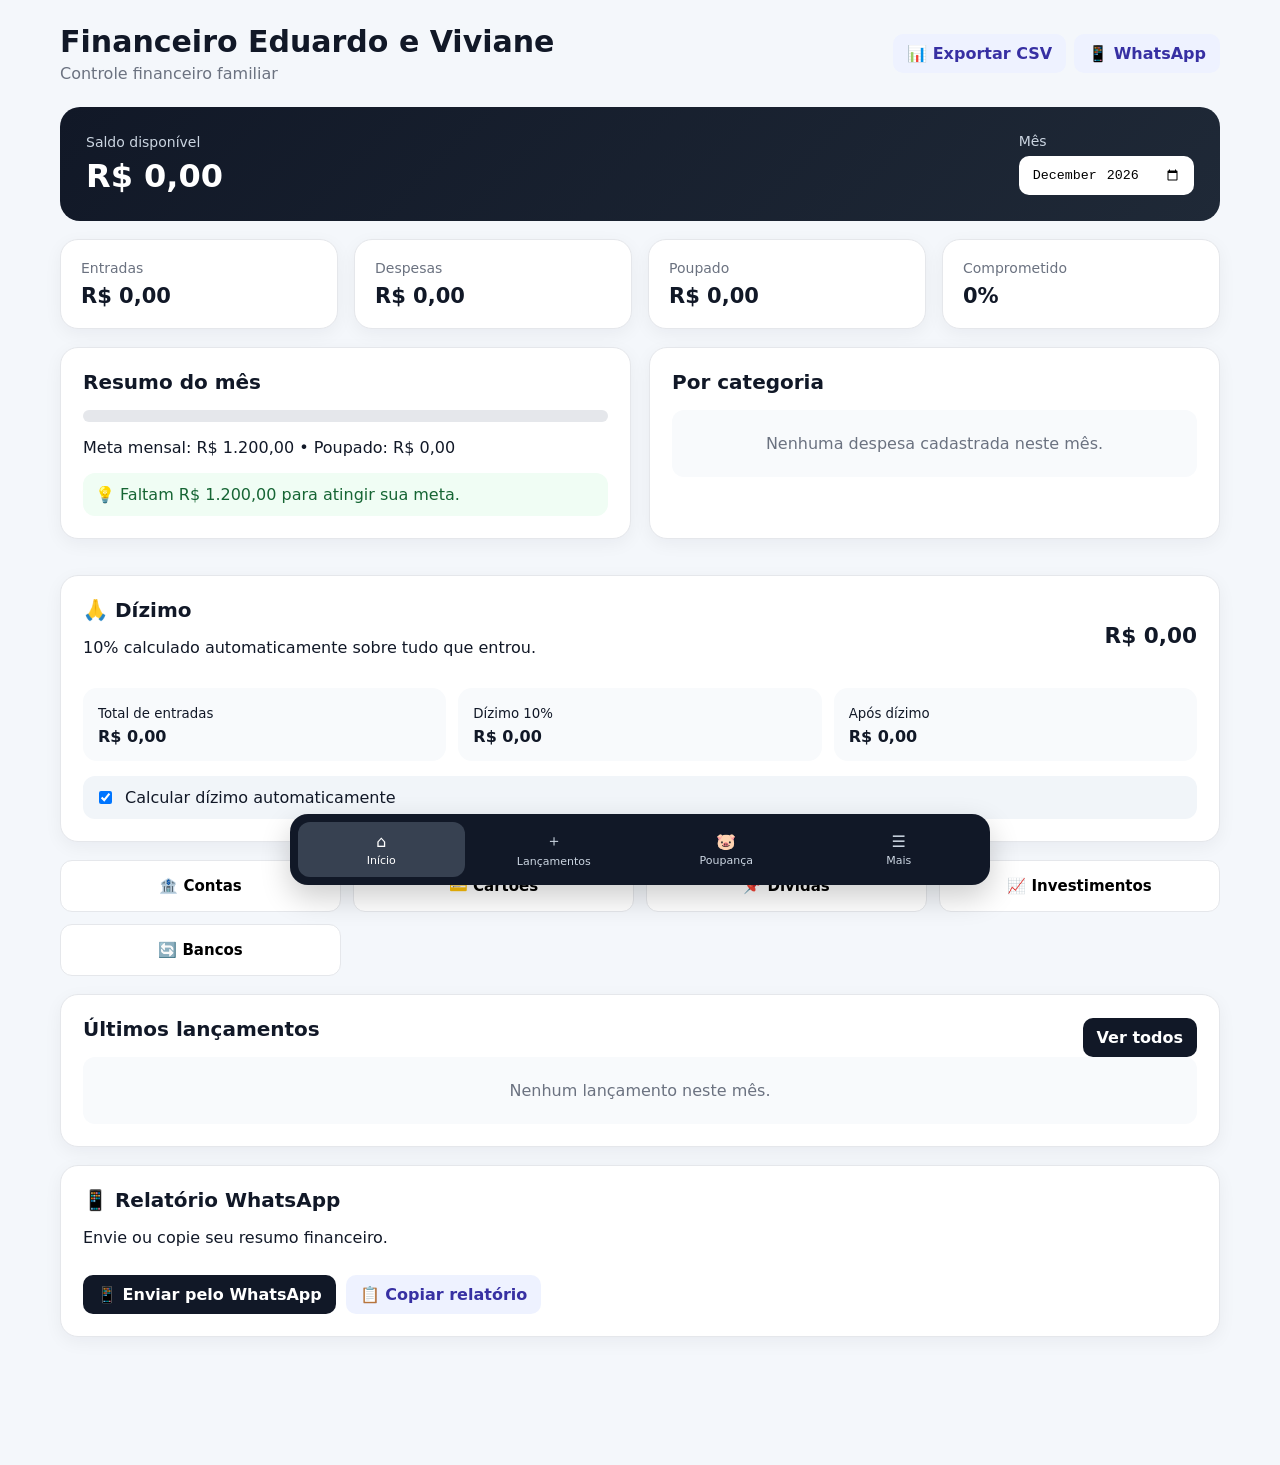
<file: index.html>
<!doctype html>
<html lang="pt-BR">

<head>

  <meta charset="utf-8">

  <meta
    name="viewport"
    content="width=device-width, initial-scale=1"
  >

  <meta
    name="theme-color"
    content="#111827"
  >

  <meta
    name="description"
    content="Financeiro Eduardo e Viviane - Gerenciador financeiro pessoal"
  >

  <title>Financeiro Eduardo e Viviane</title>

  <link
    rel="stylesheet"
    href="styles.css"
  >

</head>


<body>


<div class="app">


  <!-- =====================================================
       CABEÇALHO
  ====================================================== -->

  <header>

    <div>

      <h1>
        Financeiro Eduardo e Viviane
      </h1>

      <p>
        Controle financeiro familiar
      </p>

    </div>


    <div
      style="
        display:flex;
        gap:8px;
        flex-wrap:wrap;
      "
    >

      <button
        id="exportBtn"
        class="ghost"
        type="button"
      >
        📊 Exportar CSV
      </button>


      <button
        id="whatsappTopBtn"
        class="ghost"
        type="button"
      >
        📱 WhatsApp
      </button>

    </div>

  </header>



  <!-- =====================================================
       CONTEÚDO
  ====================================================== -->

  <main>


    <!-- ===================================================
         DASHBOARD
    ==================================================== -->

    <section
      id="dashboard"
      class="page active"
    >


      <!-- SALDO -->

      <div class="hero">

        <div>

          <span>
            Saldo disponível
          </span>

          <strong id="saldo">
            R$ 0,00
          </strong>

        </div>


        <div>

          <label for="monthFilter">
            Mês
          </label>

          <input
            id="monthFilter"
            type="month"
          >

        </div>

      </div>



      <!-- CARDS -->

      <div class="cards">


        <article>

          <span>
            Entradas
          </span>

          <b id="entradas">
            R$ 0,00
          </b>

        </article>


        <article>

          <span>
            Despesas
          </span>

          <b id="despesas">
            R$ 0,00
          </b>

        </article>


        <article>

          <span>
            Poupado
          </span>

          <b id="poupado">
            R$ 0,00
          </b>

        </article>


        <article>

          <span>
            Comprometido
          </span>

          <b id="comprometido">
            0%
          </b>

        </article>


      </div>



      <!-- RESUMO -->

      <div class="grid">


        <div class="panel">

          <h2>
            Resumo do mês
          </h2>


          <div class="bar">

            <i id="saveBar"></i>

          </div>


          <p id="saveText">
            Meta mensal:
            R$ 1.200,00
            •
            Poupado:
            R$ 0,00
          </p>


          <div
            id="insight"
            class="insight"
          ></div>

        </div>



        <!-- CATEGORIAS -->

        <div class="panel">

          <h2>
            Por categoria
          </h2>


          <div
            id="categories"
          ></div>

        </div>


      </div>



      <!-- DÍZIMO -->

      <div
        id="tithePanel"
        class="panel"
      ></div>



      <!-- ATALHOS -->

      <div class="quick-grid">


        <button
          type="button"
          data-page="contas"
        >
          🏦 Contas
        </button>


        <button
          type="button"
          data-page="cartoes"
        >
          💳 Cartões
        </button>


        <button
          type="button"
          data-page="dividas"
        >
          📌 Dívidas
        </button>


        <button
          type="button"
          data-page="investimentos"
        >
          📈 Investimentos
        </button>


        <button
          type="button"
          data-page="openfinance"
        >
          🔄 Bancos
        </button>


      </div>



      <!-- ÚLTIMOS LANÇAMENTOS -->

      <div class="panel">


        <div class="panel-head">

          <h2>
            Últimos lançamentos
          </h2>


          <button
            class="primary"
            type="button"
            data-page="lancamentos"
          >
            Ver todos
          </button>

        </div>


        <div
          id="recent"
          class="list"
        ></div>


      </div>



      <!-- WHATSAPP -->

      <div class="panel">


        <div class="panel-head">

          <div>

            <h2>
              📱 Relatório WhatsApp
            </h2>

            <p>
              Envie ou copie seu resumo financeiro.
            </p>

          </div>

        </div>


        <div
          style="
            display:flex;
            gap:10px;
            flex-wrap:wrap;
            margin-top:12px;
          "
        >

          <button
            id="whatsappSendBtn"
            type="button"
            class="primary"
          >
            📱 Enviar pelo WhatsApp
          </button>


          <button
            id="whatsappCopyBtn"
            type="button"
            class="ghost"
          >
            📋 Copiar relatório
          </button>

        </div>


      </div>


    </section>



    <!-- ===================================================
         LANÇAMENTOS
    ==================================================== -->

    <section
      id="lancamentos"
      class="page"
    >

      <div class="panel">


        <div class="panel-head">

          <h2>
            Lançamentos
          </h2>


          <div>

            <button
              class="primary"
              type="button"
              id="newEntry"
            >
              + Entrada
            </button>


            <button
              class="danger"
              type="button"
              id="newExpense"
            >
              + Despesa
            </button>

          </div>

        </div>


        <div
          id="allList"
          class="list"
        ></div>


      </div>

    </section>



    <!-- ===================================================
         POUPANÇA
    ==================================================== -->

    <section
      id="poupanca"
      class="page"
    >

      <div class="panel">


        <h2>
          🐷 Poupança
        </h2>


        <div class="goal">


          <div>

            <span>
              Meta mensal
            </span>

            <strong>
              R$ 1.200,00
            </strong>

          </div>


          <div>

            <span>
              Acumulado
            </span>

            <strong id="savingTotal">
              R$ 0,00
            </strong>

          </div>


        </div>


        <div class="bar big">

          <i id="goalBar"></i>

        </div>


        <p id="goalPercent">
          0% da meta atingida
        </p>


        <button
          class="primary"
          type="button"
          id="addSaving"
        >
          + Registrar poupança
        </button>


      </div>

    </section>



    <!-- ===================================================
         METAS
    ==================================================== -->

    <section
      id="metas"
      class="page"
    >

      <div class="panel">


        <div class="panel-head">

          <h2>
            🎯 Metas financeiras
          </h2>


          <button
            class="primary"
            type="button"
            id="addGoal"
          >
            + Nova meta
          </button>

        </div>


        <div
          id="goals"
          class="goal-list"
        ></div>


      </div>

    </section>



    <!-- ===================================================
         CONTAS
    ==================================================== -->

    <section
      id="contas"
      class="page"
    >

      <div class="panel">


        <div class="panel-head">

          <h2>
            🏦 Contas bancárias
          </h2>


          <button
            class="primary"
            type="button"
            id="addAccount"
          >
            + Nova conta
          </button>

        </div>


        <div
          id="accounts"
          class="entity-list"
        ></div>


      </div>

    </section>



    <!-- ===================================================
         CARTÕES
    ==================================================== -->

    <section
      id="cartoes"
      class="page"
    >

      <div class="panel">


        <div class="panel-head">

          <h2>
            💳 Cartões
          </h2>


          <button
            class="primary"
            type="button"
            id="addCard"
          >
            + Novo cartão
          </button>

        </div>


        <div
          id="cardsList"
          class="entity-list"
        ></div>


      </div>

    </section>



    <!-- ===================================================
         DÍVIDAS
    ==================================================== -->

    <section
      id="dividas"
      class="page"
    >

      <div class="panel">


        <div class="panel-head">

          <h2>
            📌 Dívidas
          </h2>


          <button
            class="primary"
            type="button"
            id="addDebt"
          >
            + Nova dívida
          </button>

        </div>


        <div
          id="debtsList"
          class="entity-list"
        ></div>


      </div>

    </section>



    <!-- ===================================================
         INVESTIMENTOS
    ==================================================== -->

    <section
      id="investimentos"
      class="page"
    >

      <div class="panel">


        <div class="panel-head">

          <h2>
            📈 Investimentos
          </h2>


          <button
            class="primary"
            type="button"
            id="addInvestment"
          >
            + Novo investimento
          </button>

        </div>


        <div
          id="investmentsList"
          class="entity-list"
        ></div>


      </div>

    </section>



    <!-- ===================================================
         ORÇAMENTO
    ==================================================== -->

    <section
      id="orcamento"
      class="page"
    >

      <div class="panel">


        <div class="panel-head">

          <h2>
            📊 Orçamento mensal
          </h2>


          <button
            class="primary"
            type="button"
            id="setBudget"
          >
            + Definir orçamento
          </button>

        </div>


        <div
          id="budgetList"
          class="entity-list"
        ></div>


      </div>

    </section>



    <!-- ===================================================
         OPEN FINANCE
    ==================================================== -->

    <section
      id="openfinance"
      class="page"
    >

      <div class="panel">


        <div class="panel-head">

          <div>

            <h2>
              🏦 Bancos e cartões
            </h2>

            <p>
              Financeiro Eduardo e Viviane
            </p>

          </div>

          <span
            style="
              padding:7px 12px;
              border-radius:20px;
              background:#ecfdf5;
              color:#047857;
              font-size:.8rem;
              font-weight:700;
            "
          >
            Open Finance
          </span>

        </div>



        <!-- USUÁRIOS -->

        <div class="cards">


          <article>

            <span>
              👤 Usuário
            </span>

            <b>
              Eduardo
            </b>

            <small>
              eduardoalbertonsantos@gmail.com
            </small>

          </article>


          <article>

            <span>
              👤 Usuária
            </span>

            <b>
              Viviane
            </b>

            <small>
              vivicarvalho21@hotmail.com
            </small>

          </article>


        </div>



        <!-- BANCOS -->

        <h3
          style="
            margin-top:25px;
          "
        >
          🏦 Bancos
        </h3>


        <div
          class="entity-list"
          id="openFinanceBanks"
        >


          <div class="entity-card">

            <div>

              <strong>
                Nubank
              </strong>

              <span>
                Conta bancária
              </span>

            </div>

            <span
              class="status"
              style="
                color:#b45309;
              "
            >
              Aguardando conexão
            </span>

          </div>


          <div class="entity-card">

            <div>

              <strong>
                Banco do Brasil
              </strong>

              <span>
                Conta bancária
              </span>

            </div>

            <span
              class="status"
              style="
                color:#b45309;
              "
            >
              Aguardando conexão
            </span>

          </div>


          <div class="entity-card">

            <div>

              <strong>
                Santander
              </strong>

              <span>
                Conta bancária
              </span>

            </div>

            <span
              class="status"
              style="
                color:#b45309;
              "
            >
              Aguardando conexão
            </span>

          </div>


        </div>



        <!-- CARTÕES -->

        <h3
          style="
            margin-top:25px;
          "
        >
          💳 Cartões
        </h3>


        <div
          class="entity-list"
        >


          <div class="entity-card">

            <div>

              <strong>
                Nubank
              </strong>

              <span>
                Cartão de crédito
              </span>

            </div>

            <span
              class="status"
              style="
                color:#b45309;
              "
            >
              Aguardando conexão
            </span>

          </div>


          <div class="entity-card">

            <div>

              <strong>
                Banco do Brasil
              </strong>

              <span>
                Cartão de crédito
              </span>

            </div>

            <span
              class="status"
              style="
                color:#b45309;
              "
            >
              Aguardando conexão
            </span>

          </div>


          <div class="entity-card">

            <div>

              <strong>
                Santander
              </strong>

              <span>
                Cartão de crédito
              </span>

            </div>

            <span
              class="status"
              style="
                color:#b45309;
              "
            >
              Aguardando conexão
            </span>

          </div>


        </div>



        <!-- SALDO CONSOLIDADO -->

        <div
          style="
            margin-top:25px;
            padding:20px;
            border-radius:16px;
            background:#f8fafc;
          "
        >

          <h3>
            💰 Saldo consolidado
          </h3>

          <strong
            id="openFinanceBalance"
            style="
              display:block;
              font-size:1.8rem;
              margin-top:10px;
            "
          >
            R$ 0,00
          </strong>

          <p
            id="openFinanceStatus"
          >
            Nenhuma conta bancária conectada.
          </p>

        </div>



        <!-- CONECTAR -->

        <div
          style="
            margin-top:15px;
            padding:20px;
            border-radius:16px;
            background:#f8fafc;
          "
        >

          <h3>
            🔐 Conectar banco
          </h3>

          <p>
            A conexão será feita através do Open Finance,
            sem armazenar sua senha bancária no aplicativo.
          </p>


          <button
            type="button"
            class="primary"
            id="connectOpenFinanceBtn"
          >
            🏦 Conectar banco
          </button>


          <button
            type="button"
            class="ghost"
            id="syncOpenFinanceBtn"
            style="
              margin-left:8px;
            "
          >
            🔄 Sincronizar
          </button>


        </div>



        <!-- AVISO -->

        <div
          style="
            margin-top:15px;
            padding:15px;
            border-radius:14px;
            background:#fff7ed;
            color:#9a3412;
          "
        >

          <strong>
            ℹ️ Status da integração
          </strong>

          <p>
            A estrutura do aplicativo está preparada.
            A conexão com contas reais depende da liberação
            da integração de dados reais pela Pluggy.
          </p>

        </div>


      </div>

    </section>



    <!-- ===================================================
         MAIS
    ==================================================== -->

    <section
      id="mais"
      class="page"
    >

      <div class="panel">


        <h2>
          Financeiro Eduardo e Viviane
        </h2>


        <div class="menu-grid">


          <button
            type="button"
            data-page="lancamentos"
          >
            💳 Lançamentos
          </button>


          <button
            type="button"
            data-page="poupanca"
          >
            🐷 Poupança
          </button>


          <button
            type="button"
            data-page="metas"
          >
            🎯 Metas
          </button>


          <button
            type="button"
            data-page="contas"
          >
            🏦 Contas
          </button>


          <button
            type="button"
            data-page="cartoes"
          >
            💳 Cartões
          </button>


          <button
            type="button"
            data-page="openfinance"
          >
            🔄 Bancos e cartões
          </button>


          <button
            type="button"
            data-page="dividas"
          >
            📌 Dívidas
          </button>


          <button
            type="button"
            data-page="investimentos"
          >
            📈 Investimentos
          </button>


          <button
            type="button"
            data-page="orcamento"
          >
            📊 Orçamento
          </button>


          <button
            type="button"
            id="whatsappMoreBtn"
          >
            📱 Relatório WhatsApp
          </button>


          <button
            type="button"
            id="copyMoreBtn"
          >
            📋 Copiar relatório
          </button>


          <button
            type="button"
            id="clearBtn"
          >
            🗑️ Limpar dados
          </button>


        </div>


      </div>

    </section>


  </main>



  <!-- =====================================================
       MENU INFERIOR
  ====================================================== -->

  <nav
    aria-label="Navegação principal"
  >


    <button
      type="button"
      data-page="dashboard"
      class="selected"
    >

      ⌂

      <span>
        Início
      </span>

    </button>


    <button
      type="button"
      data-page="lancamentos"
    >

      ＋

      <span>
        Lançamentos
      </span>

    </button>


    <button
      type="button"
      data-page="poupanca"
    >

      🐷

      <span>
        Poupança
      </span>

    </button>


    <button
      type="button"
      data-page="mais"
    >

      ☰

      <span>
        Mais
      </span>

    </button>


  </nav>


</div>



<!-- =====================================================
     JAVASCRIPT PRINCIPAL
====================================================== -->

<script src="app.js"></script>


<!-- =====================================================
     OPEN FINANCE - CONTROLE DA INTERFACE
====================================================== -->

<script>

(function () {

  "use strict";


  /*
   * =====================================================
   * NOME DO APLICATIVO
   * =====================================================
   */

  document.title =
    "Financeiro Eduardo e Viviane";



  /*
   * =====================================================
   * BOTÃO CONECTAR OPEN FINANCE
   *
   * IMPORTANTE:
   * Não colocar CLIENT_SECRET aqui.
   * O token deverá vir do backend.
   * =====================================================
   */

  const connectButton =
    document.getElementById(
      "connectOpenFinanceBtn"
    );


  if (connectButton) {

    connectButton.addEventListener(
      "click",
      function () {

        const status =
          document.getElementById(
            "openFinanceStatus"
          );


        if (status) {

          status.textContent =
            "🔐 A conexão bancária será iniciada pelo Open Finance quando a integração real estiver liberada.";

        }


        alert(
          "A estrutura do Open Finance já está preparada.\n\n" +
          "A próxima etapa é ligar o Connect Token da Pluggy ao aplicativo."
        );

      }
    );

  }



  /*
   * =====================================================
   * BOTÃO SINCRONIZAR
   * =====================================================
   */

  const syncButton =
    document.getElementById(
      "syncOpenFinanceBtn"
    );


  if (syncButton) {

    syncButton.addEventListener(
      "click",
      function () {

        const status =
          document.getElementById(
            "openFinanceStatus"
          );


        if (status) {

          status.textContent =
            "🔄 Sincronização aguardando conexão bancária.";

        }


        alert(
          "Nenhuma conta bancária está conectada ainda."
        );

      }
    );

  }



  /*
   * =====================================================
   * SALDO CONSOLIDADO INICIAL
   * =====================================================
   */

  const balance =
    document.getElementById(
      "openFinanceBalance"
    );


  if (balance) {

    balance.textContent =
      "R$ 0,00";

  }



  /*
   * =====================================================
   * GARANTE QUE OPEN FINANCE POSSA SER ABERTO
   * =====================================================
   */

  document.addEventListener(
    "click",
    function (event) {

      const button =
        event.target.closest(
          "[data-page='openfinance']"
        );


      if (!button)
        return;


      const page =
        document.getElementById(
          "openfinance"
        );


      if (!page)
        return;


      document
        .querySelectorAll(
          ".page"
        )
        .forEach(function (item) {

          item.classList.remove(
            "active"
          );

        });


      page.classList.add(
        "active"
      );


      window.scrollTo({
        top: 0,
        behavior: "smooth"
      });


    }
  );


})();

</script>


</body>

</html>
</file>
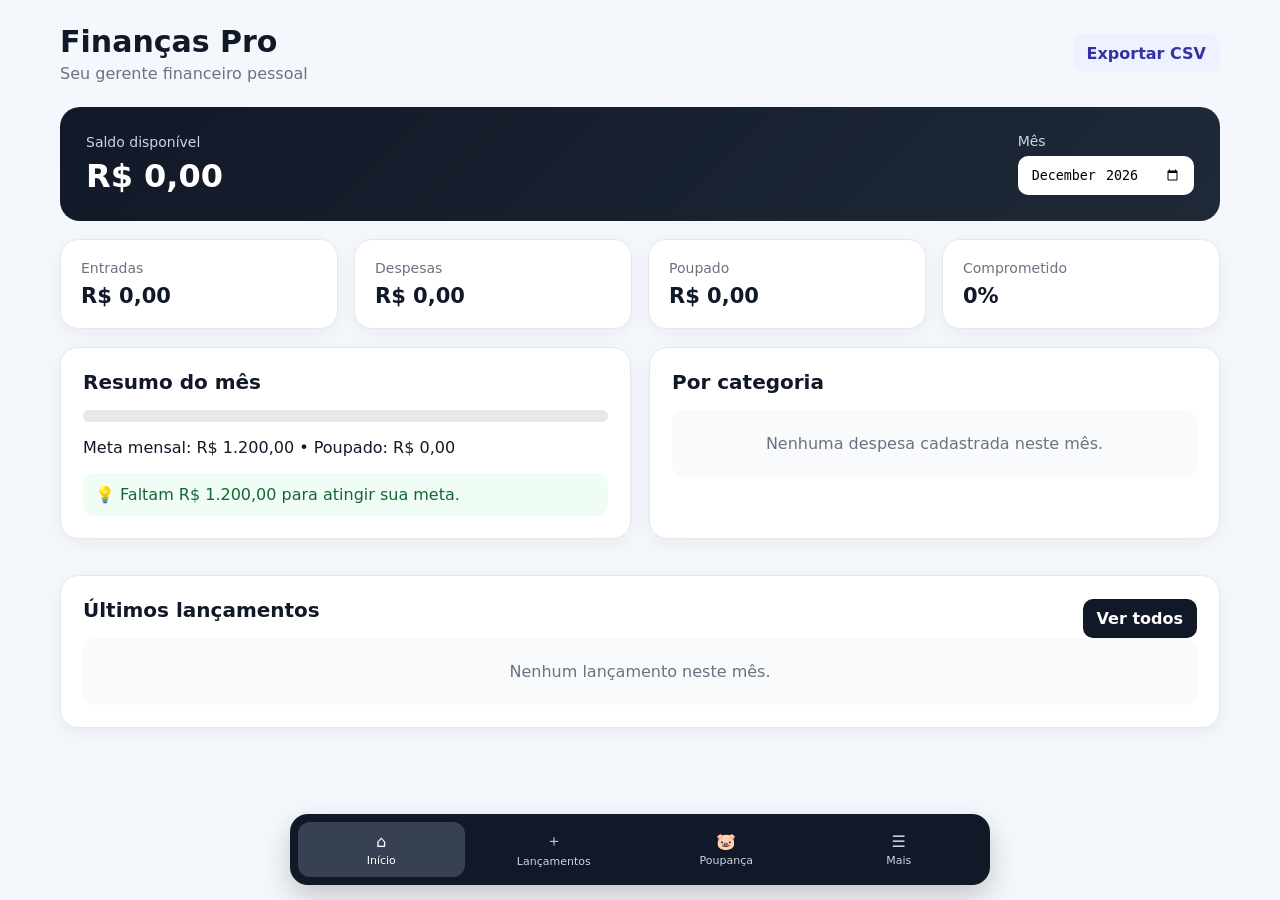
<file: index(1).html>
<!doctype html>
<html lang="pt-BR">
<head>
<meta charset="utf-8">
<meta name="viewport" content="width=device-width,initial-scale=1">
<meta name="theme-color" content="#111827">
<title>Finanças Pro</title>
<link rel="stylesheet" href="styles.css">
</head>
<body>
<div class="app">
<header>
  <div><h1>Finanças Pro</h1><p>Seu gerente financeiro pessoal</p></div>
  <button id="exportBtn" class="ghost">Exportar CSV</button>
</header>
<main>
<section id="dashboard" class="page active">
  <div class="hero">
    <div><span>Saldo disponível</span><strong id="saldo">R$ 0,00</strong></div>
    <div><label>Mês</label><input id="monthFilter" type="month"></div>
  </div>
  <div class="cards">
    <article><span>Entradas</span><b id="entradas">R$ 0,00</b></article>
    <article><span>Despesas</span><b id="despesas">R$ 0,00</b></article>
    <article><span>Poupado</span><b id="poupado">R$ 0,00</b></article>
    <article><span>Comprometido</span><b id="comprometido">0%</b></article>
  </div>
  <div class="grid">
    <div class="panel"><h2>Resumo do mês</h2><div class="bar"><i id="saveBar"></i></div><p id="saveText">Meta de poupança: R$ 1.200,00</p><div id="insight" class="insight"></div></div>
    <div class="panel"><h2>Por categoria</h2><div id="categories"></div></div>
  </div>
  <div class="panel"><div class="panel-head"><h2>Últimos lançamentos</h2><button class="primary" data-page="lancamentos">Ver todos</button></div><div id="recent" class="list"></div></div>
</section>

<section id="lancamentos" class="page">
  <div class="panel"><div class="panel-head"><h2>Lançamentos</h2><div><button class="primary" id="newEntry">+ Entrada</button><button class="danger" id="newExpense">+ Despesa</button></div></div><div id="allList" class="list"></div></div>
</section>

<section id="poupanca" class="page">
  <div class="panel"><h2>Poupança</h2>
    <div class="goal"><div><span>Meta mensal</span><strong id="goalValue">R$ 1.200,00</strong></div><div><span>Acumulado</span><strong id="savingTotal">R$ 0,00</strong></div></div>
    <div class="bar big"><i id="goalBar"></i></div><p id="goalPercent">0% da meta atingida</p>
    <button class="primary" id="addSaving">+ Registrar poupança</button>
  </div>
</section>

<section id="metas" class="page">
  <div class="panel"><div class="panel-head"><h2>Metas financeiras</h2><button class="primary" id="addGoal">+ Nova meta</button></div><div id="goals" class="goal-list"></div></div>
</section>

<section id="mais" class="page">
  <div class="panel"><h2>Gerenciador financeiro</h2>
    <div class="menu-grid">
      <button data-page="lancamentos">💳 Lançamentos</button><button data-page="poupanca">🐷 Poupança</button><button data-page="metas">🎯 Metas</button>
      <button id="budgetBtn">📊 Orçamento</button><button id="debtBtn">📌 Dívidas</button><button id="clearBtn">🗑️ Limpar dados</button>
    </div>
  </div>
</section>
</main>

<nav>
<button data-page="dashboard" class="selected">⌂<span>Início</span></button>
<button data-page="lancamentos">＋<span>Lançamentos</span></button>
<button data-page="poupanca">🐷<span>Poupança</span></button>
<button data-page="mais">☰<span>Mais</span></button>
</nav>
</div>

<div id="modal" class="modal hidden"><div class="modal-box">
<div class="panel-head"><h2 id="modalTitle">Novo lançamento</h2><button id="closeModal">×</button></div>
<form id="form">
<input type="hidden" id="type">
<label>Data<input required type="date" id="date"></label>
<label>Descrição<input required id="desc" placeholder="Ex.: Salário"></label>
<label>Categoria<select id="category"></select></label>
<label>Valor<input required type="number" min="0.01" step="0.01" id="amount"></label>
<label>Forma de pagamento/recebimento<input id="method" placeholder="Pix, débito, crédito..."></label>
<label>Observação<textarea id="note"></textarea></label>
<button class="primary full">Salvar</button>
</form>
</div></div>
<script src="app.js"></script>
</body>
</html>
</file>
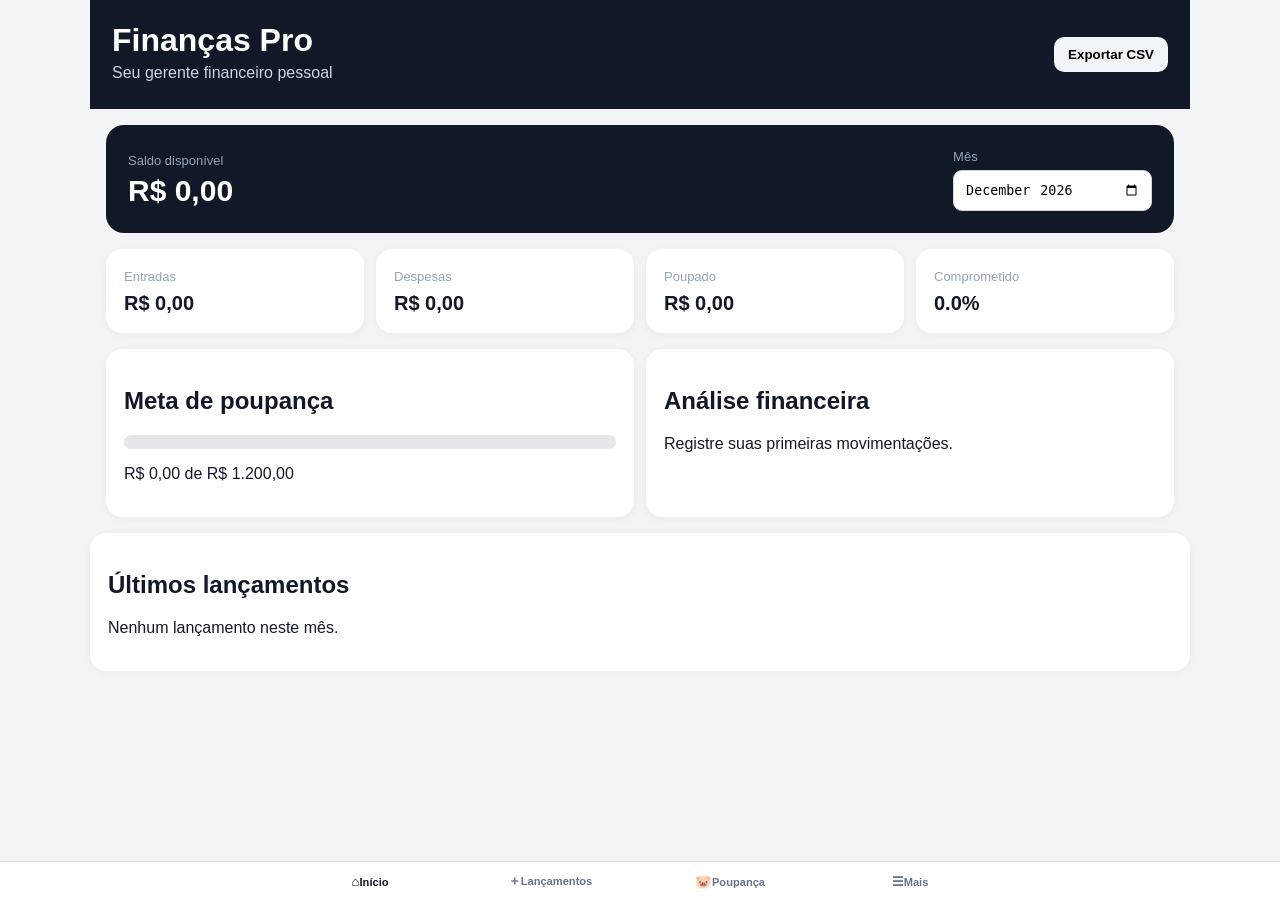
<file: index(2).html>
<!doctype html>
<html lang="pt-BR">
<head>
<meta charset="utf-8">
<meta name="viewport" content="width=device-width,initial-scale=1">
<meta name="theme-color" content="#111827">
<title>Finanças Pro</title>
<style>
*{box-sizing:border-box}body{margin:0;font-family:Arial,sans-serif;background:#f3f4f6;color:#111827}.app{max-width:1100px;margin:auto;padding-bottom:90px}
header{background:#111827;color:#fff;padding:22px;display:flex;justify-content:space-between;align-items:center}header h1{margin:0}header p{margin:5px 0;color:#cbd5e1}
.hero{margin:16px;background:#111827;color:#fff;border-radius:18px;padding:22px;display:flex;justify-content:space-between;gap:15px;align-items:center}.hero strong{font-size:30px;display:block;margin-top:5px}.hero span,.card span,.goal span{color:#94a3b8;font-size:13px}
.cards{display:grid;grid-template-columns:repeat(4,1fr);gap:12px;margin:16px}.card,.panel{background:#fff;border-radius:16px;padding:18px;box-shadow:0 2px 10px #0000000b}.card b{font-size:20px;display:block;margin-top:7px}.grid{display:grid;grid-template-columns:1fr 1fr;gap:12px;margin:16px}
button{border:0;border-radius:10px;padding:10px 14px;font-weight:bold;cursor:pointer}.primary{background:#111827;color:#fff}.danger{background:#dc2626;color:#fff}.light{background:#f1f5f9}.bar{height:14px;background:#e5e7eb;border-radius:99px;overflow:hidden}.bar i{display:block;height:100%;width:0;background:#16a34a}.item{display:flex;justify-content:space-between;padding:12px 0;border-bottom:1px solid #e5e7eb}.in{color:#16a34a}.out{color:#dc2626}.page{display:none}.page.active{display:block}.menu{display:grid;grid-template-columns:repeat(3,1fr);gap:10px}.goal{display:flex;justify-content:space-between;margin:15px 0}.goal strong{display:block;font-size:21px;margin-top:5px}
.modal{position:fixed;inset:0;background:#0008;display:flex;align-items:center;justify-content:center;padding:15px}.box{background:#fff;border-radius:18px;padding:20px;width:min(500px,100%);max-height:90vh;overflow:auto}form{display:grid;gap:12px}input,select,textarea{width:100%;padding:11px;border:1px solid #d1d5db;border-radius:9px;margin-top:5px}textarea{min-height:70px}.hidden{display:none}nav{position:fixed;bottom:0;left:0;right:0;background:#fff;border-top:1px solid #ddd;display:flex;justify-content:center}nav button{flex:1;max-width:180px;background:#fff;color:#64748b}nav .sel{color:#111827}
@media(max-width:700px){.cards{grid-template-columns:1fr 1fr;margin:10px}.grid{grid-template-columns:1fr;margin:10px}.hero{margin:10px}.menu{grid-template-columns:1fr 1fr}header{padding:16px}}
</style>
</head>
<body>
<div class="app">
<header><div><h1>Finanças Pro</h1><p>Seu gerente financeiro pessoal</p></div><button class="light" onclick="exportar()">Exportar CSV</button></header>

<section id="dashboard" class="page active">
<div class="hero"><div><span>Saldo disponível</span><strong id="saldo">R$ 0,00</strong></div><div><span>Mês</span><input id="mes" type="month" onchange="render()"></div></div>
<div class="cards">
<div class="card"><span>Entradas</span><b id="entradas">R$ 0,00</b></div>
<div class="card"><span>Despesas</span><b id="despesas">R$ 0,00</b></div>
<div class="card"><span>Poupado</span><b id="poupado">R$ 0,00</b></div>
<div class="card"><span>Comprometido</span><b id="comprometido">0%</b></div>
</div>
<div class="grid"><div class="panel"><h2>Meta de poupança</h2><div class="bar"><i id="barra"></i></div><p id="metaTxt">R$ 0 de R$ 1.200</p></div>
<div class="panel"><h2>Análise financeira</h2><p id="analise">Registre suas primeiras movimentações.</p></div></div>
<div class="panel"><h2>Últimos lançamentos</h2><div id="recent"></div></div>
</section>

<section id="lancamentos" class="page"><div class="panel"><h2>Lançamentos</h2><button class="primary" onclick="abrir('entrada')">+ Entrada</button> <button class="danger" onclick="abrir('saida')">+ Despesa</button><div id="lista" style="margin-top:15px"></div></div></section>

<section id="poupanca" class="page"><div class="panel"><h2>Poupança</h2><div class="goal"><div><span>Meta mensal</span><strong>R$ 1.200,00</strong></div><div><span>Acumulado</span><strong id="totalPoup">R$ 0,00</strong></div></div><div class="bar"><i id="barraPoup"></i></div><p id="pctPoup">0% da meta atingida</p><button class="primary" onclick="abrir('poupanca')">+ Registrar poupança</button></div></section>

<section id="metas" class="page"><div class="panel"><h2>Metas financeiras</h2><p>Reserva de emergência, carro, viagem, imóvel e outros.</p><button class="primary" onclick="novaMeta()">+ Nova meta</button><div id="metas"></div></div></section>

<section id="mais" class="page"><div class="panel"><h2>Mais</h2><div class="menu"><button class="light" onclick="ir('lancamentos')">💳 Lançamentos</button><button class="light" onclick="ir('poupanca')">🐷 Poupança</button><button class="light" onclick="ir('metas')">🎯 Metas</button><button class="light" onclick="alert('Orçamento: use suas categorias e acompanhe pelo dashboard.')">📊 Orçamento</button><button class="light" onclick="alert('Controle de dívidas será integrado na próxima etapa.')">📌 Dívidas</button><button class="light" onclick="limpar()">🗑️ Limpar dados</button></div></div></section>

<nav><button class="sel" onclick="ir('dashboard')">⌂<small>Início</small></button><button onclick="ir('lancamentos')">＋<small>Lançamentos</small></button><button onclick="ir('poupanca')">🐷<small>Poupança</small></button><button onclick="ir('mais')">☰<small>Mais</small></button></nav>
</div>

<div id="modal" class="modal hidden"><div class="box"><h2 id="titulo">Novo lançamento</h2><form onsubmit="salvar(event)">
<input type="hidden" id="tipo"><label>Data<input id="data" type="date" required></label>
<label>Descrição<input id="desc" required placeholder="Ex.: Salário"></label>
<label>Categoria<select id="cat"><option>Salário</option><option>Renda extra</option><option>Alimentação</option><option>Moradia</option><option>Transporte</option><option>Saúde</option><option>Academia</option><option>Lazer</option><option>Compras</option><option>Contas</option><option>Dívidas</option><option>Outros</option></select></label>
<label>Valor<input id="valor" type="number" min=".01" step=".01" required></label><label>Observação<textarea id="obs"></textarea></label>
<button class="primary">Salvar</button><button type="button" class="light" onclick="fechar()">Cancelar</button></form></div></div>

<script>
const KEY='financas_pro_v1';let dados=JSON.parse(localStorage.getItem(KEY)||'{"mov":[], "poup":[], "metas":[]}');
const money=v=>v.toLocaleString('pt-BR',{style:'currency',currency:'BRL'});
const hoje=()=>new Date().toISOString().slice(0,10);
document.getElementById('mes').value=new Date().toISOString().slice(0,7);
function save(){localStorage.setItem(KEY,JSON.stringify(dados))}
function ir(id){document.querySelectorAll('.page').forEach(x=>x.classList.remove('active'));document.getElementById(id).classList.add('active');document.querySelectorAll('nav button').forEach(x=>x.classList.remove('sel'));render()}
function abrir(tipo){document.getElementById('tipo').value=tipo;document.getElementById('titulo').textContent=tipo==='entrada'?'Nova entrada':tipo==='saida'?'Nova despesa':'Registrar poupança';document.getElementById('data').value=hoje();document.getElementById('modal').classList.remove('hidden')}
function fechar(){document.getElementById('modal').classList.add('hidden')}
function salvar(e){e.preventDefault();let tipo=document.getElementById('tipo').value,v=Number(document.getElementById('valor').value);if(tipo==='poupanca')dados.poup.push({data:data.value,valor:v,desc:desc.value,obs:obs.value});else dados.mov.push({tipo,data:data.value,desc:desc.value,cat:cat.value,valor:v,obs:obs.value});save();e.target.reset();fechar();render()}
function render(){let mes=document.getElementById('mes').value;let mov=dados.mov.filter(x=>!mes||x.data.slice(0,7)===mes),ent=mov.filter(x=>x.tipo==='entrada').reduce((a,x)=>a+x.valor,0),sai=mov.filter(x=>x.tipo==='saida').reduce((a,x)=>a+x.valor,0),p=dados.poup.filter(x=>x.data.slice(0,7)===mes).reduce((a,x)=>a+x.valor,0),saldo=ent-sai;document.getElementById('saldo').textContent=money(saldo);document.getElementById('entradas').textContent=money(ent);document.getElementById('despesas').textContent=money(sai);document.getElementById('poupado').textContent=money(p);document.getElementById('comprometido').textContent=(ent?((sai/ent)*100):0).toFixed(1)+'%';let pct=Math.min(100,p/1200*100);document.getElementById('barra').style.width=pct+'%';document.getElementById('metaTxt').textContent=money(p)+' de R$ 1.200,00';document.getElementById('totalPoup').textContent=money(dados.poup.reduce((a,x)=>a+x.valor,0));document.getElementById('barraPoup').style.width=pct+'%';document.getElementById('pctPoup').textContent=pct.toFixed(1)+'% da meta atingida';document.getElementById('analise').textContent=ent===0?'Registre suas primeiras movimentações.':sai>ent?'Atenção: as despesas superaram as entradas.':`Você está com ${money(ent-sai)} de saldo no período.`;let html=mov.slice().reverse().map((x,i)=>`<div class="item"><span>${x.desc}<br><small>${x.cat} • ${x.data}</small></span><b class="${x.tipo==='entrada'?'in':'out'}">${x.tipo==='entrada'?'+':'-'} ${money(x.valor)}</b></div>`).join('')||'<p>Nenhum lançamento neste mês.</p>';document.getElementById('lista').innerHTML=html;document.getElementById('recent').innerHTML=html.slice(0,5000)}
function novaMeta(){let nome=prompt('Nome da meta:');if(!nome)return;let alvo=Number(prompt('Valor objetivo:'));if(!alvo)return;dados.metas.push({nome,alvo,acum:0});save();renderMetas()}
function renderMetas(){document.getElementById('metas').innerHTML=dados.metas.map((m,i)=>`<div class="panel" style="margin-top:10px"><b>${m.nome}</b><p>${money(m.acum)} de ${money(m.alvo)}</p><div class="bar"><i style="width:${Math.min(100,m.acum/m.alvo*100)}%"></i></div></div>`).join('')||'<p>Nenhuma meta cadastrada.</p>'}
function limpar(){if(confirm('Apagar todos os dados deste navegador?')){dados={mov:[],poup:[],metas:[]};save();render();renderMetas()}}
function exportar(){let rows=[['Tipo','Data','Descrição','Categoria','Valor'],...dados.mov.map(x=>[x.tipo,x.data,x.desc,x.cat,x.valor]),...dados.poup.map(x=>['poupanca',x.data,x.desc,'Poupança',x.valor])];let csv=rows.map(r=>r.map(v=>`"${String(v).replaceAll('"','""')}"`).join(';')).join('\n');let a=document.createElement('a');a.href=URL.createObjectURL(new Blob([csv],{type:'text/csv;charset=utf-8'}));a.download='financas-pro.csv';a.click()}
render();renderMetas();
</script>
</body></html>
</file>
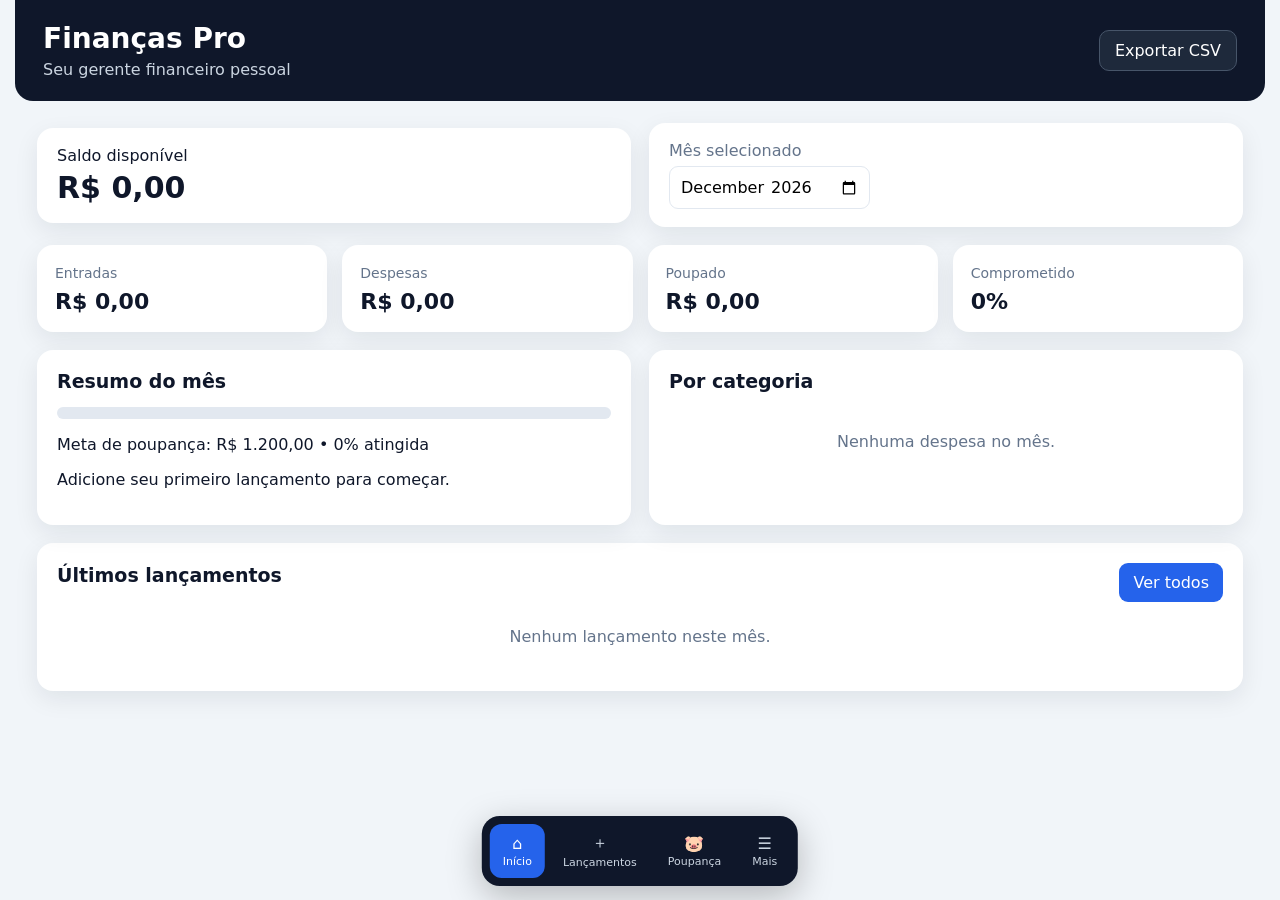
<file: index(3) (1).html>
<!doctype html>
<html lang="pt-BR">
<head>
<meta charset="utf-8">
<meta name="viewport" content="width=device-width,initial-scale=1">
<meta name="theme-color" content="#0f172a">
<title>Finanças Pro</title>
<style>
:root{--bg:#f1f5f9;--card:#fff;--text:#0f172a;--muted:#64748b;--primary:#2563eb;--green:#16a34a;--red:#dc2626;--line:#e2e8f0;--shadow:0 8px 25px rgba(15,23,42,.08)}
*{box-sizing:border-box}body{margin:0;font-family:Inter,system-ui,-apple-system,Segoe UI,Arial,sans-serif;background:var(--bg);color:var(--text)}
button,input,select,textarea{font:inherit}button{cursor:pointer;border:0}.app{max-width:1250px;margin:auto;padding-bottom:90px}
header{background:#0f172a;color:#fff;padding:22px 28px;display:flex;justify-content:space-between;align-items:center;gap:20px;border-radius:0 0 18px 18px}
header h1{margin:0;font-size:28px}header p{margin:5px 0 0;color:#cbd5e1}.ghost{background:#1e293b;color:#fff;border:1px solid #475569;padding:10px 15px;border-radius:10px}
main{padding:22px}.hero{display:flex;justify-content:space-between;gap:18px;align-items:center;margin-bottom:18px}.hero>div{background:var(--card);padding:18px 20px;border-radius:16px;box-shadow:var(--shadow);flex:1}.hero strong{display:block;font-size:30px;margin-top:5px}.hero label{display:block;color:var(--muted);margin-bottom:6px}.hero input{padding:10px;border:1px solid var(--line);border-radius:9px}
.cards{display:grid;grid-template-columns:repeat(4,1fr);gap:15px}.card{background:var(--card);padding:18px;border-radius:16px;box-shadow:var(--shadow)}.card span{color:var(--muted);font-size:14px}.card b{display:block;font-size:22px;margin-top:7px}.green{color:var(--green)}.red{color:var(--red)}
.grid{display:grid;grid-template-columns:1fr 1fr;gap:18px;margin-top:18px}.panel{background:var(--card);border-radius:16px;padding:20px;box-shadow:var(--shadow);margin-top:18px}.grid .panel{margin-top:0}.panel h2{margin:0 0 15px;font-size:19px}.panel-head{display:flex;justify-content:space-between;align-items:center;gap:10px}.bar{height:12px;background:#e2e8f0;border-radius:20px;overflow:hidden}.bar i{display:block;height:100%;width:0;background:var(--green);transition:.3s}.category{margin:13px 0}.category-top{display:flex;justify-content:space-between;font-size:14px}.list{display:grid;gap:9px}.item{display:flex;justify-content:space-between;gap:15px;padding:13px;border:1px solid var(--line);border-radius:11px}.item small{display:block;color:var(--muted);margin-top:3px}.primary{background:var(--primary);color:#fff;padding:10px 14px;border-radius:9px}.danger{background:var(--red);color:#fff;padding:10px 14px;border-radius:9px;margin-left:6px}.full{width:100%;margin-top:10px}.empty{text-align:center;color:var(--muted);padding:25px}.goal{display:grid;grid-template-columns:1fr 1fr;gap:15px}.goal div{padding:15px;background:#f8fafc;border-radius:12px}.goal span{display:block;color:var(--muted);font-size:13px}.goal strong{display:block;margin-top:5px;font-size:21px}.big{height:18px;margin-top:18px}.menu-grid{display:grid;grid-template-columns:repeat(3,1fr);gap:12px}.menu-grid button{padding:16px;border:1px solid var(--line);background:#f8fafc;border-radius:12px;text-align:left}.page{display:none}.page.active{display:block}
nav{position:fixed;bottom:14px;left:50%;transform:translateX(-50%);background:#0f172a;color:#fff;border-radius:18px;padding:8px;display:flex;gap:5px;box-shadow:0 10px 35px rgba(0,0,0,.25);z-index:10}nav button{background:transparent;color:#cbd5e1;padding:9px 13px;border-radius:12px}nav button.selected{background:#2563eb;color:#fff}nav span{display:block;font-size:11px;margin-top:2px}
.modal{position:fixed;inset:0;background:rgba(15,23,42,.65);display:flex;align-items:center;justify-content:center;padding:18px;z-index:20}.hidden{display:none}.modal-box{background:#fff;width:min(520px,100%);border-radius:18px;padding:20px;max-height:90vh;overflow:auto}.modal-box form{display:grid;gap:12px}.modal-box label{font-size:14px;color:#475569}.modal-box input,.modal-box select,.modal-box textarea{display:block;width:100%;margin-top:5px;border:1px solid var(--line);border-radius:9px;padding:10px}.modal-box textarea{min-height:80px;resize:vertical}.close{background:none;font-size:26px}
@media(max-width:800px){.app{padding-bottom:100px}header{padding:18px;border-radius:0}header h1{font-size:23px}.ghost{display:none}main{padding:14px}.hero{display:grid;grid-template-columns:1fr}.cards{grid-template-columns:1fr 1fr}.grid{grid-template-columns:1fr}.menu-grid{grid-template-columns:1fr 1fr}.item{align-items:center}nav{width:calc(100% - 20px);justify-content:space-around}nav button{flex:1;padding:8px 4px}.hero strong{font-size:25px}}
@media(max-width:430px){.cards{grid-template-columns:1fr 1fr}.menu-grid{grid-template-columns:1fr}.panel{padding:15px}.item{font-size:14px}}
</style>
</head>
<body>
<div class="app">
<header><div><h1>Finanças Pro</h1><p>Seu gerente financeiro pessoal</p></div><button id="exportBtn" class="ghost">Exportar CSV</button></header>
<main>
<section id="dashboard" class="page active">
<div class="hero"><div><span>Saldo disponível</span><strong id="saldo">R$ 0,00</strong></div><div><label>Mês selecionado</label><input id="monthFilter" type="month"></div></div>
<div class="cards">
<div class="card"><span>Entradas</span><b id="entradas">R$ 0,00</b></div>
<div class="card"><span>Despesas</span><b id="despesas">R$ 0,00</b></div>
<div class="card"><span>Poupado</span><b id="poupado">R$ 0,00</b></div>
<div class="card"><span>Comprometido</span><b id="comprometido">0%</b></div>
</div>
<div class="grid">
<div class="panel"><h2>Resumo do mês</h2><div class="bar"><i id="saveBar"></i></div><p id="saveText">Meta de poupança: R$ 1.200,00</p><p id="insight"></p></div>
<div class="panel"><h2>Por categoria</h2><div id="categories"></div></div>
</div>
<div class="panel"><div class="panel-head"><h2>Últimos lançamentos</h2><button class="primary" data-page="lancamentos">Ver todos</button></div><div id="recent" class="list"></div></div>
</section>

<section id="lancamentos" class="page"><div class="panel"><div class="panel-head"><h2>Lançamentos</h2><div><button class="primary" id="newEntry">+ Entrada</button><button class="danger" id="newExpense">+ Despesa</button></div></div><div id="allList" class="list"></div></div></section>

<section id="poupanca" class="page"><div class="panel"><h2>Poupança</h2><div class="goal"><div><span>Meta mensal</span><strong>R$ 1.200,00</strong></div><div><span>Acumulado</span><strong id="savingTotal">R$ 0,00</strong></div></div><div class="bar big"><i id="goalBar"></i></div><p id="goalPercent">0% da meta atingida</p><button class="primary" id="addSaving">+ Registrar poupança</button></div></section>

<section id="metas" class="page"><div class="panel"><div class="panel-head"><h2>Metas financeiras</h2><button class="primary" id="addGoal">+ Nova meta</button></div><div id="goals"></div></div></section>

<section id="mais" class="page"><div class="panel"><h2>Gerenciador financeiro</h2><div class="menu-grid"><button data-page="lancamentos">💳 Lançamentos</button><button data-page="poupanca">🐷 Poupança</button><button data-page="metas">🎯 Metas</button><button id="budgetBtn">📊 Orçamento</button><button id="debtBtn">📌 Dívidas</button><button id="clearBtn">🗑️ Limpar dados</button></div></div></section>
</main>
<nav><button data-page="dashboard" class="selected">⌂<span>Início</span></button><button data-page="lancamentos">＋<span>Lançamentos</span></button><button data-page="poupanca">🐷<span>Poupança</span></button><button data-page="mais">☰<span>Mais</span></button></nav>
</div>

<div id="modal" class="modal hidden"><div class="modal-box"><div class="panel-head"><h2 id="modalTitle">Novo lançamento</h2><button id="closeModal" class="close">×</button></div><form id="form"><input type="hidden" id="type"><label>Data<input required type="date" id="date"></label><label>Descrição<input required id="desc" placeholder="Ex.: Salário"></label><label>Categoria<select id="category"></select></label><label>Valor<input required type="number" min="0.01" step="0.01" id="amount"></label><label>Forma de pagamento/recebimento<input id="method" placeholder="Pix, débito, crédito..."></label><label>Observação<textarea id="note"></textarea></label><button class="primary full">Salvar</button></form></div></div>

<script>
const KEY="financasPro_v1", GOAL=1200;
const cats=["Salário","Moradia","Alimentação","Transporte","Saúde","Academia","Cartão","Lazer","Investimentos","Contas","Outros"];
let data=JSON.parse(localStorage.getItem(KEY)||'{"entries":[],"savings":[],"goals":[]}');
const money=v=>new Intl.NumberFormat("pt-BR",{style:"currency",currency:"BRL"}).format(v||0);
const today=()=>new Date().toISOString().slice(0,10);
const month=()=>document.getElementById("monthFilter").value||new Date().toISOString().slice(0,7);
function save(){localStorage.setItem(KEY,JSON.stringify(data));render()}
function entries(){return data.entries.filter(x=>x.date.startsWith(month()))}
function render(){
 const e=entries(), inc=e.filter(x=>x.type==="entrada").reduce((s,x)=>s+x.amount,0), out=e.filter(x=>x.type==="despesa").reduce((s,x)=>s+x.amount,0);
 const sv=data.savings.filter(x=>x.date.startsWith(month())).reduce((s,x)=>s+x.amount,0);
 document.getElementById("entradas").textContent=money(inc);document.getElementById("despesas").textContent=money(out);document.getElementById("poupado").textContent=money(sv);document.getElementById("saldo").textContent=money(inc-out-sv);
 const pct=inc?Math.min(100,out/inc*100):0;document.getElementById("comprometido").textContent=pct.toFixed(0)+"%";
 const sp=Math.min(100,sv/GOAL*100);document.getElementById("saveBar").style.width=sp+"%";document.getElementById("saveText").textContent=`Meta de poupança: ${money(GOAL)} • ${sp.toFixed(0)}% atingida`;
 document.getElementById("insight").textContent=inc?`Você gastou ${money(out)} e poupou ${money(sv)} neste mês.`:"Adicione seu primeiro lançamento para começar.";
 const map={};e.filter(x=>x.type==="despesa").forEach(x=>map[x.category]=(map[x.category]||0)+x.amount);
 document.getElementById("categories").innerHTML=Object.entries(map).sort((a,b)=>b[1]-a[1]).map(([k,v])=>`<div class="category"><div class="category-top"><span>${k}</span><b>${money(v)}</b></div><div class="bar"><i style="width:${out?Math.min(100,v/out*100):0}%"></i></div></div>`).join("")||'<div class="empty">Nenhuma despesa no mês.</div>';
 const sorted=[...e].sort((a,b)=>b.date.localeCompare(a.date));list("recent",sorted.slice(0,5));list("allList",sorted);
 document.getElementById("savingTotal").textContent=money(sv);document.getElementById("goalBar").style.width=sp+"%";document.getElementById("goalPercent").textContent=sp.toFixed(0)+"% da meta atingida";
 document.getElementById("goals").innerHTML=data.goals.map((g,i)=>`<div class="item"><div><b>${g.name}</b><small>Meta: ${money(g.target)} • Acumulado: ${money(g.saved)}</small></div><button class="danger" onclick="removeGoal(${i})">Excluir</button></div>`).join("")||'<div class="empty">Nenhuma meta cadastrada.</div>';
}
function list(id,arr){document.getElementById(id).innerHTML=arr.map(x=>`<div class="item"><div><b>${x.type==="entrada"?"🟢":"🔴"} ${x.desc}</b><small>${x.date.split("-").reverse().join("/")} • ${x.category}${x.method?" • "+x.method:""}</small></div><b class="${x.type==="entrada"?"green":"red"}">${x.type==="entrada"?"+":"-"} ${money(x.amount)}</b></div>`).join("")||'<div class="empty">Nenhum lançamento neste mês.</div>'}
function openModal(type){document.getElementById("type").value=type;document.getElementById("modalTitle").textContent=type==="entrada"?"Nova entrada":"Nova despesa";document.getElementById("date").value=today();document.getElementById("desc").value="";document.getElementById("amount").value="";document.getElementById("method").value="";document.getElementById("note").value="";document.getElementById("category").innerHTML=cats.map(c=>`<option>${c}</option>`).join("");document.getElementById("modal").classList.remove("hidden")}
document.getElementById("newEntry").onclick=()=>openModal("entrada");document.getElementById("newExpense").onclick=()=>openModal("despesa");document.getElementById("closeModal").onclick=()=>document.getElementById("modal").classList.add("hidden");
document.getElementById("form").onsubmit=e=>{e.preventDefault();data.entries.push({id:Date.now(),type:document.getElementById("type").value,date:document.getElementById("date").value,desc:document.getElementById("desc").value,category:document.getElementById("category").value,amount:Number(document.getElementById("amount").value),method:document.getElementById("method").value,note:document.getElementById("note").value});document.getElementById("modal").classList.add("hidden");save()};
document.getElementById("addSaving").onclick=()=>{let v=prompt("Valor poupado:","100");v=Number((v||"").replace(",","."));if(v>0){data.savings.push({date:today(),amount:v});save()}};
document.getElementById("addGoal").onclick=()=>{let n=prompt("Nome da meta:");if(!n)return;let t=Number((prompt("Valor da meta:","1000")||"").replace(",","."));if(t>0){data.goals.push({name:n,target:t,saved:0});save()}};
window.removeGoal=i=>{if(confirm("Excluir esta meta?")){data.goals.splice(i,1);save()}};
document.getElementById("monthFilter").value=new Date().toISOString().slice(0,7);document.getElementById("monthFilter").onchange=render;
document.querySelectorAll("[data-page]").forEach(b=>b.onclick=()=>{document.querySelectorAll(".page").forEach(p=>p.classList.remove("active"));document.getElementById(b.dataset.page).classList.add("active");document.querySelectorAll("nav button").forEach(n=>n.classList.toggle("selected",n.dataset.page===b.dataset.page));});
document.getElementById("clearBtn").onclick=()=>{if(confirm("Apagar TODOS os dados deste navegador?")){data={entries:[],savings:[],goals:[]};save()}};
document.getElementById("budgetBtn").onclick=()=>alert("Orçamento: registre suas entradas e despesas para acompanhar o comprometimento mensal.");
document.getElementById("debtBtn").onclick=()=>alert("Módulo de dívidas será integrado à próxima versão.");
document.getElementById("exportBtn").onclick=()=>{let rows=[["tipo","data","descricao","categoria","valor","forma","observacao"],...data.entries.map(x=>[x.type,x.date,x.desc,x.category,x.amount,x.method,x.note])];let csv=rows.map(r=>r.map(v=>`"${String(v??"").replace(/"/g,'""')}"`).join(";")).join("\n");let a=document.createElement("a");a.href=URL.createObjectURL(new Blob(["\ufeff"+csv],{type:"text/csv;charset=utf-8"}));a.download="financas-pro.csv";a.click()};
render();
</script>
</body>
</html>
</file>
<file: styles.css>
* {
  box-sizing: border-box;
}

html,
body {
  margin: 0;
  padding: 0;
  font-family:
    Inter,
    system-ui,
    -apple-system,
    BlinkMacSystemFont,
    "Segoe UI",
    Arial,
    sans-serif;
  background: #f4f7fb;
  color: #111827;
}

body {
  min-height: 100vh;
}

.app {
  max-width: 1200px;
  margin: 0 auto;
  padding: 24px 20px 110px;
}

/* =====================================================
   PÁGINAS - CORREÇÃO DO MENU
   ===================================================== */

.page {
  display: none;
}

.page.active {
  display: block;
}

/* =====================================================
   CABEÇALHO
   ===================================================== */

header {
  display: flex;
  justify-content: space-between;
  align-items: center;
  gap: 20px;
  margin-bottom: 24px;
}

header h1 {
  margin: 0;
  font-size: 30px;
}

header p {
  margin: 5px 0 0;
  color: #6b7280;
}

/* =====================================================
   HERO
   ===================================================== */

.hero {
  display: flex;
  justify-content: space-between;
  align-items: center;
  gap: 20px;
  padding: 26px;
  border-radius: 20px;
  background: linear-gradient(135deg, #111827, #1f2937);
  color: #fff;
}

.hero span,
.hero label {
  display: block;
  color: #cbd5e1;
  font-size: 14px;
  margin-bottom: 7px;
}

.hero strong {
  font-size: 32px;
}

.hero input {
  padding: 11px 13px;
  border: 0;
  border-radius: 10px;
}

/* =====================================================
   CARDS
   ===================================================== */

.cards {
  display: grid;
  grid-template-columns: repeat(4, 1fr);
  gap: 16px;
  margin: 18px 0;
}

.cards article,
.panel {
  background: #fff;
  border: 1px solid #e5e7eb;
  border-radius: 18px;
  box-shadow: 0 5px 18px rgba(15, 23, 42, .05);
}

.cards article {
  padding: 20px;
}

.cards span {
  display: block;
  color: #6b7280;
  font-size: 14px;
  margin-bottom: 8px;
}

.cards b {
  font-size: 21px;
}

/* =====================================================
   PAINÉIS
   ===================================================== */

.panel {
  padding: 22px;
  margin-bottom: 18px;
}

.panel h2 {
  margin: 0 0 16px;
  font-size: 20px;
}

.panel-head {
  display: flex;
  align-items: center;
  justify-content: space-between;
  gap: 12px;
}

/* =====================================================
   GRID
   ===================================================== */

.grid {
  display: grid;
  grid-template-columns: 1fr 1fr;
  gap: 18px;
  margin-bottom: 18px;
}

/* =====================================================
   BARRAS
   ===================================================== */

.bar {
  height: 12px;
  background: #e5e7eb;
  border-radius: 999px;
  overflow: hidden;
}

.bar i {
  display: block;
  height: 100%;
  width: 0;
  background: #10b981;
  border-radius: 999px;
}

.bar.big {
  height: 16px;
  margin: 18px 0;
}

.bar.mini {
  height: 7px;
  margin-top: 8px;
}

/* =====================================================
   LISTAS
   ===================================================== */

.list,
.entity-list {
  display: flex;
  flex-direction: column;
  gap: 10px;
}

.item,
.entity {
  display: flex;
  justify-content: space-between;
  align-items: center;
  gap: 14px;
  padding: 14px;
  border: 1px solid #e5e7eb;
  border-radius: 12px;
}

.item small,
.entity small,
.goal-card small {
  display: block;
  color: #6b7280;
  margin-top: 4px;
}

.entrada {
  color: #059669;
  font-weight: 700;
}

.despesa {
  color: #dc2626;
  font-weight: 700;
}

.empty {
  padding: 24px;
  text-align: center;
  color: #6b7280;
  background: #f8fafc;
  border-radius: 12px;
}

/* =====================================================
   CATEGORIAS
   ===================================================== */

.category-row {
  margin: 12px 0;
}

.category-row > div {
  display: flex;
  justify-content: space-between;
  margin-bottom: 6px;
  font-size: 14px;
}

.category-track {
  height: 9px;
  background: #e5e7eb;
  border-radius: 999px;
  overflow: hidden;
}

.category-track i {
  display: block;
  height: 100%;
  background: #6366f1;
}

/* =====================================================
   INSIGHT
   ===================================================== */

.insight {
  margin-top: 12px;
  padding: 12px;
  border-radius: 12px;
  background: #f0fdf4;
  color: #166534;
}

/* =====================================================
   POUPANÇA / METAS
   ===================================================== */

.goal {
  display: grid;
  grid-template-columns: 1fr 1fr;
  gap: 15px;
}

.goal > div {
  padding: 15px;
  background: #f8fafc;
  border-radius: 12px;
}

.goal span {
  display: block;
  color: #6b7280;
  font-size: 13px;
  margin-bottom: 5px;
}

.goal strong {
  font-size: 20px;
}

.goal-list {
  display: grid;
  gap: 12px;
}

.goal-card {
  border: 1px solid #e5e7eb;
  padding: 16px;
  border-radius: 12px;
}

/* =====================================================
   BOTÕES RÁPIDOS
   ===================================================== */

.quick-grid {
  display: grid;
  grid-template-columns: repeat(4, 1fr);
  gap: 12px;
  margin: 0 0 18px;
}

.quick-grid button,
.menu-grid button {
  padding: 16px;
  border: 1px solid #e5e7eb;
  background: #fff;
  border-radius: 12px;
  cursor: pointer;
  font-size: 15px;
  font-weight: 700;
}

.menu-grid {
  display: grid;
  grid-template-columns: repeat(3, 1fr);
  gap: 12px;
}

/* =====================================================
   BOTÕES
   ===================================================== */

button {
  font: inherit;
  cursor: pointer;
}

.primary,
.danger,
.ghost {
  border: 0;
  border-radius: 10px;
  padding: 10px 14px;
  font-weight: 700;
}

.primary {
  background: #111827;
  color: #fff;
}

.danger {
  background: #fee2e2;
  color: #991b1b;
  margin-left: 8px;
}

.ghost {
  background: #eef2ff;
  color: #3730a3;
}

.iconbtn {
  border: 0;
  background: transparent;
  padding: 3px;
}

.full {
  width: 100%;
  margin-top: 8px;
}

/* =====================================================
   MODAL
   ===================================================== */

.modal {
  position: fixed;
  inset: 0;
  background: rgba(15, 23, 42, .55);
  display: flex;
  align-items: center;
  justify-content: center;
  padding: 20px;
  z-index: 20;
}

.modal.hidden {
  display: none;
}

.modal-box {
  background: #fff;
  width: min(520px, 100%);
  max-height: 90vh;
  overflow: auto;
  border-radius: 18px;
  padding: 22px;
}

.modal-box form {
  display: grid;
  gap: 13px;
}

.modal-box label {
  display: grid;
  gap: 6px;
  font-size: 14px;
  font-weight: 600;
}

.modal-box input,
.modal-box select,
.modal-box textarea {
  width: 100%;
  padding: 11px;
  border: 1px solid #d1d5db;
  border-radius: 10px;
  font: inherit;
}

.modal-box textarea {
  min-height: 80px;
  resize: vertical;
}

/* =====================================================
   MENU INFERIOR
   ===================================================== */

nav {
  position: fixed;
  left: 50%;
  bottom: 15px;
  transform: translateX(-50%);
  width: min(700px, calc(100% - 30px));
  background: #111827;
  border-radius: 18px;
  padding: 8px;
  display: grid;
  grid-template-columns: repeat(4, 1fr);
  gap: 6px;
  box-shadow: 0 12px 30px rgba(0, 0, 0, .2);
  z-index: 50;
}

nav button {
  border: 0;
  background: transparent;
  color: #cbd5e1;
  padding: 9px 5px;
  border-radius: 12px;
}

nav button span {
  display: block;
  font-size: 11px;
  margin-top: 3px;
}

nav button.selected {
  background: #374151;
  color: #fff;
}

/* =====================================================
   RESPONSIVO
   ===================================================== */

@media (max-width: 800px) {

  .cards {
    grid-template-columns: repeat(2, 1fr);
  }

  .grid {
    grid-template-columns: 1fr;
  }

  .quick-grid {
    grid-template-columns: repeat(2, 1fr);
  }

  .menu-grid {
    grid-template-columns: 1fr 1fr;
  }

  .hero {
    align-items: flex-start;
    flex-direction: column;
  }
}

@media (max-width: 520px) {

  .app {
    padding: 15px 12px 105px;
  }

  .cards {
    gap: 10px;
  }

  .cards article {
    padding: 14px;
  }

  .cards b {
    font-size: 17px;
  }

  .hero strong {
    font-size: 27px;
  }

  .panel {
    padding: 16px;
  }

  .quick-grid {
    grid-template-columns: 1fr 1fr;
  }

  .menu-grid {
    grid-template-columns: 1fr;
  }

  .item,
  .entity {
    align-items: flex-start;
  }

  .goal {
    grid-template-columns: 1fr;
  }

  .panel-head {
    align-items: flex-start;
    flex-direction: column;
  }
}
</file>
